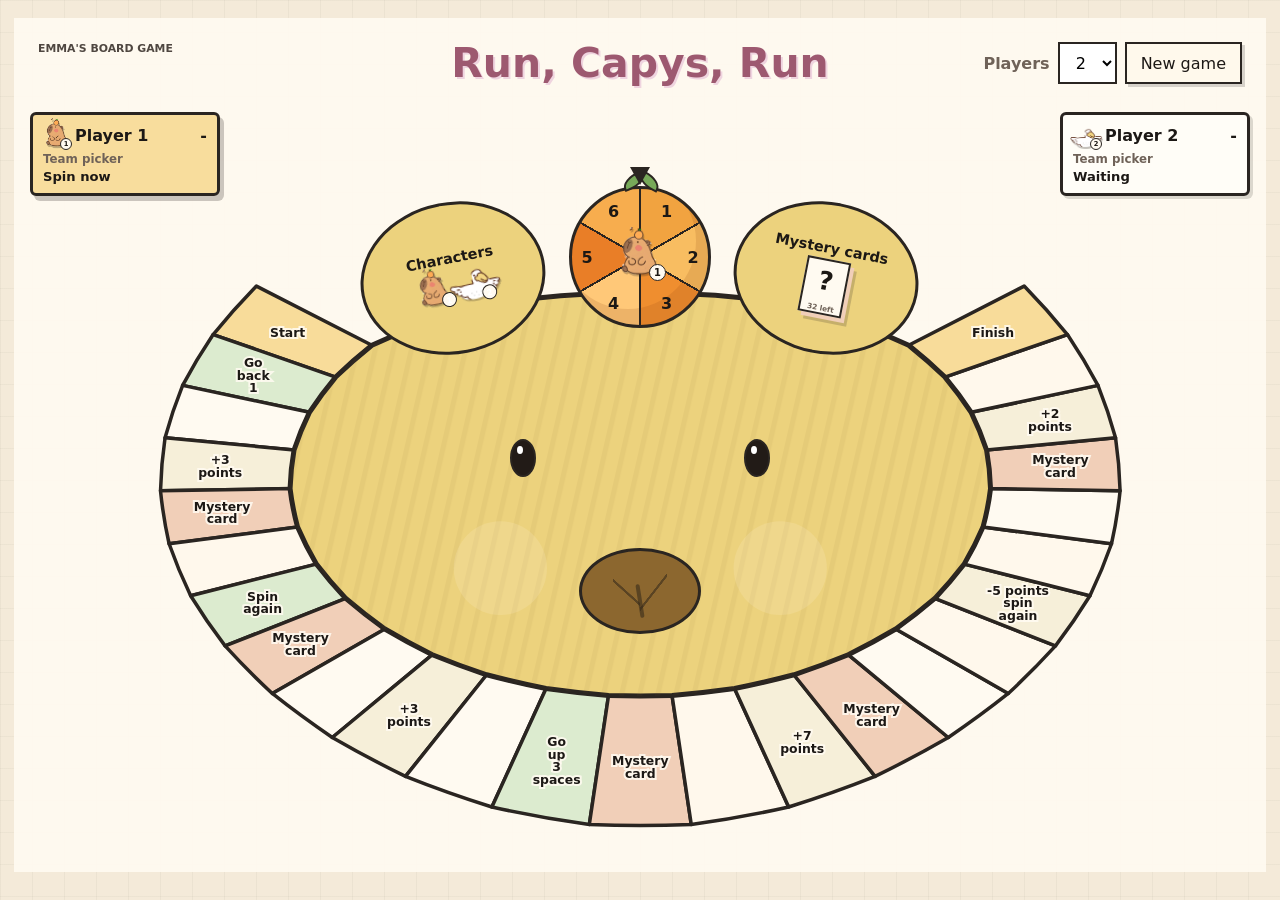
<file: index.html>
<!doctype html>
<html lang="en">
  <head>
    <meta charset="utf-8">
    <meta name="viewport" content="width=device-width, initial-scale=1">
    <title>Run, Capys, Run</title>
    <link rel="stylesheet" href="styles.css?v=20260510-score-edge-margin">
  </head>
  <body>
    <main class="app-shell">
      <section class="game-panel" aria-labelledby="game-title">
        <div class="top-bar">
          <div>
            <p class="eyebrow">Emma's board game</p>
            <h1 id="game-title">Run, Capys, Run</h1>
          </div>
          <div class="toolbar" aria-label="Game setup">
            <label class="select-label" for="player-count">Players</label>
            <select id="player-count">
              <option value="2">2</option>
              <option value="4">4</option>
            </select>
            <button id="new-game" type="button">New game</button>
          </div>
        </div>

        <div class="play-layout">
          <section class="board-wrap" aria-label="Game board">
            <div id="board" class="board" aria-live="polite">
              <div class="capy-center">
                <div class="capy-ear capy-ear-left">
                  <p>Characters</p>
                  <div id="ear-characters" class="ear-characters"></div>
                </div>
                <div id="spinner" class="spinner board-spinner" role="button" tabindex="0" aria-label="Spin">
                  <div class="spinner-pointer"></div>
                  <div class="spinner-leaf leaf-left"></div>
                  <div class="spinner-leaf leaf-right"></div>
                  <div id="spinner-player-token" class="spinner-player-token" aria-hidden="true"></div>
                  <div class="spinner-wheel">
                    <span>1</span>
                    <span>2</span>
                    <span>3</span>
                    <span>4</span>
                    <span>5</span>
                    <span>6</span>
                  </div>
                </div>
                <div class="capy-ear capy-ear-right">
                  <p>Mystery cards</p>
                  <div id="mystery-ear" class="mystery-ear">?</div>
                </div>
                <div class="capy-face">
                  <span class="capy-eye left"></span>
                  <span class="capy-eye right"></span>
                  <span class="capy-nose"></span>
                  <span class="capy-mouth"></span>
                </div>
              </div>
              <div id="spaces" class="spaces"></div>
              <div id="board-scores" class="board-scores" aria-label="Team scores"></div>
              <div id="mystery-card-popup" class="mystery-card-popup" hidden>
                <span class="eyebrow">Mystery card</span>
                <span id="mystery-card-player" class="mystery-card-player"></span>
                <strong id="mystery-card-title"></strong>
                <span id="mystery-card-text"></span>
                <span class="mystery-card-actions">
                  <button id="mystery-card-primary" class="mystery-card-action" type="button">Play card</button>
                  <button id="mystery-card-secondary" class="mystery-card-action secondary" type="button" hidden>Do not use reverse</button>
                </span>
              </div>
            </div>
          </section>

          <aside class="side-panel" aria-label="Controls and score">
            <section class="turn-card">
              <p id="turn-stage" class="eyebrow">Team picker</p>
              <h2 id="turn-name">Player 1</h2>
              <p id="turn-team" class="team-pill capys">Capys team</p>
              <p id="turn-help" class="turn-help">Spin to decide who becomes the Capys team.</p>
              <button id="spin-button" class="primary-action" type="button">Spin</button>
              <button id="reverse-button" class="secondary-action" type="button" disabled>Use saved reverse</button>
              <div id="pending-card" class="action-card" hidden>
                <p class="eyebrow">Mystery card</p>
                <h3 id="pending-card-title"></h3>
                <p id="pending-card-text"></p>
                <button id="play-card" class="primary-action" type="button">Play card</button>
              </div>
              <div id="pending-move" class="action-card" hidden>
                <p class="eyebrow">Board space</p>
                <h3 id="pending-move-title"></h3>
                <p id="pending-move-help" class="board-space-help">Press the raised space on the board.</p>
              </div>
            </section>

            <section class="power-card" aria-labelledby="power-title">
              <h2 id="power-title">15 point power</h2>
              <p id="power-status">Earn 15 points to unlock a move.</p>
              <button id="power-up" class="secondary-action" type="button" disabled>Move your player up 5</button>
              <button id="power-down" class="secondary-action" type="button" disabled>Move other team down 5</button>
            </section>

            <section class="scoreboard" aria-labelledby="score-title">
              <h2 id="score-title">Teams</h2>
              <div id="teams"></div>
            </section>

            <section class="event-log" aria-labelledby="log-title">
              <h2 id="log-title">Notebook</h2>
              <ol id="log"></ol>
            </section>
          </aside>
        </div>
      </section>

      <section class="reference-panel" aria-labelledby="poster-title">
        <div class="poster-heading">
          <div>
            <p class="eyebrow">Design reference</p>
            <h2 id="poster-title">Poster pictures</h2>
          </div>
          <button id="toggle-rules" type="button" aria-expanded="false" aria-controls="rules">Rules</button>
        </div>
        <div id="rules" class="rules" hidden>
          <p>First spin to pick teams. In a 2 player game, the highest spin becomes the Capys team. In a 4 player game, players 1 and 2 add their spins, players 3 and 4 add theirs, and the higher total becomes the Capys team.</p>
          <p>Spin and move counter-clockwise around the capybara board. Pieces move one space at a time. If a spin goes past Finish, the piece bounces back the extra spaces. When you land on a labeled square, press the raised board space to use it. Mystery spaces draw a card right away, then the card pops up so the player who drew it can read it and tap it to play. A saved reverse can be used when the other team plays a mystery card with a clear opposite, turning moves and points the other way.</p>
          <p>Every 15 points unlocks a choice: move your current player up 5 spaces or move the other team's leading player down 5 spaces.</p>
          <p>A team wins as soon as one of its players reaches the Finish square.</p>
        </div>
        <div class="poster-strip" aria-label="Poster photo thumbnails">
          <img src="assets/poster-full.jpg" alt="Full poster for Run, Capys, Run">
          <img src="assets/poster-guide.jpg" alt="Player guide section of poster">
          <img src="assets/poster-probability.jpg" alt="Mystery card probability list">
        </div>
      </section>
    </main>

    <script src="game.js?v=20260511-turn-order"></script>
  </body>
</html>
</file>
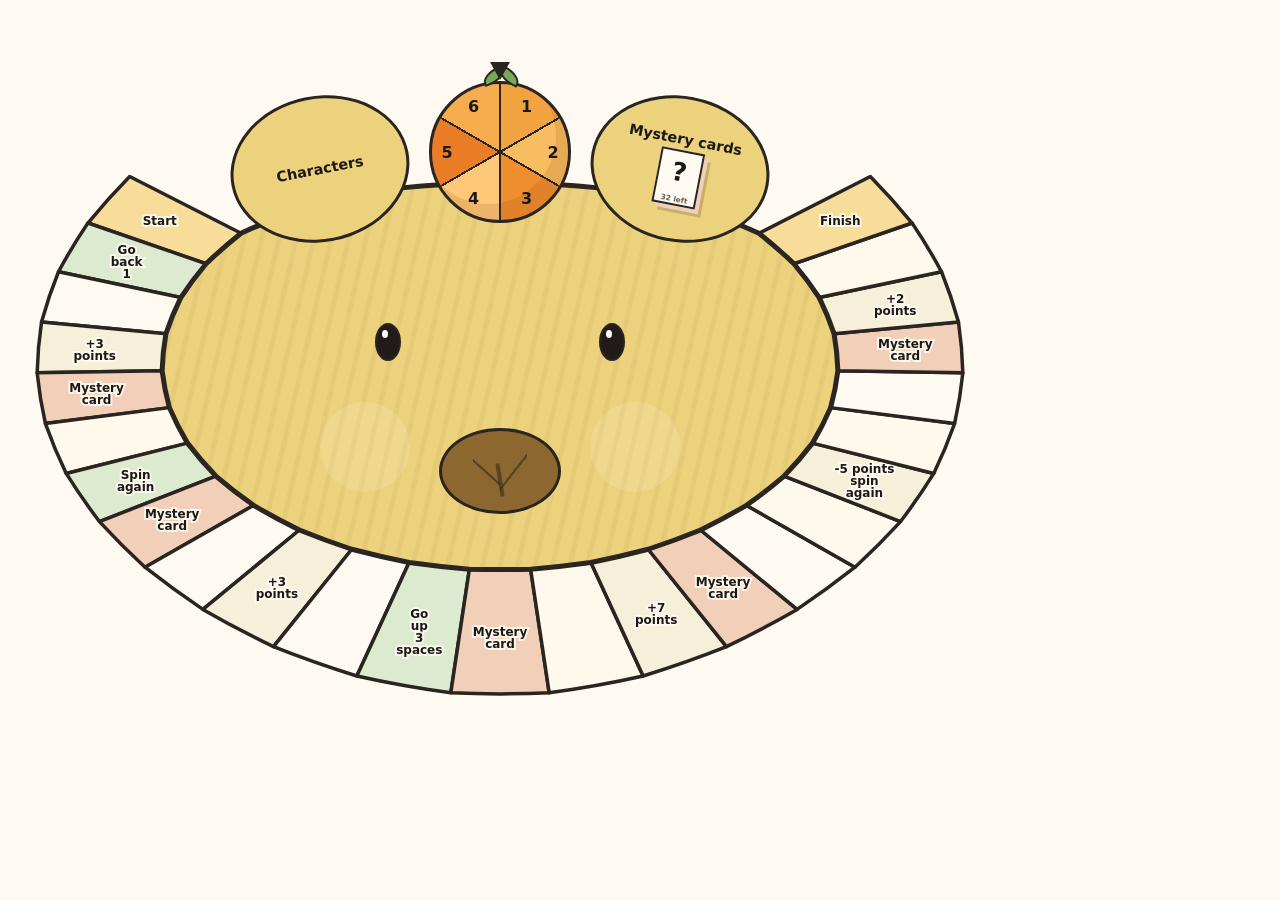
<file: tools/roblox-board-export.html>
<!doctype html>
<html lang="en">
  <head>
    <meta charset="utf-8">
    <meta name="viewport" content="width=device-width, initial-scale=1">
    <title>Run, Capys, Run Board Export</title>
    <link rel="stylesheet" href="../styles.css">
    <style>
      html,
      body {
        width: 1000px;
        height: 760px;
        min-height: 760px;
        margin: 0;
        overflow: hidden;
        background: #fffaf1;
      }

      .app-shell {
        width: 1000px;
        margin: 0;
        padding: 0;
      }

      .game-panel {
        min-height: 760px;
        padding: 0;
        background: transparent;
      }

      .top-bar,
      .side-panel,
      .reference-panel,
      .board-scores,
      .mystery-card-popup,
      .spinner-player-token,
      .ear-characters {
        display: none !important;
      }

      .play-layout {
        display: block;
        margin: 0;
      }

      .board-wrap {
        display: block;
      }

      .board {
        width: 1000px;
        height: 700px;
        aspect-ratio: auto;
      }
    </style>
  </head>
  <body>
    <main class="app-shell">
      <section class="game-panel" aria-labelledby="game-title">
        <div class="top-bar">
          <div>
            <p class="eyebrow">Emma's board game</p>
            <h1 id="game-title">Run, Capys, Run</h1>
          </div>
          <div class="toolbar" aria-label="Game setup">
            <label class="select-label" for="player-count">Players</label>
            <select id="player-count">
              <option value="2">2</option>
              <option value="4">4</option>
            </select>
            <button id="new-game" type="button">New game</button>
          </div>
        </div>

        <div class="play-layout">
          <section class="board-wrap" aria-label="Game board">
            <div id="board" class="board" aria-live="polite">
              <div class="capy-center">
                <div class="capy-ear capy-ear-left">
                  <p>Characters</p>
                  <div id="ear-characters" class="ear-characters"></div>
                </div>
                <div id="spinner" class="spinner board-spinner" role="button" tabindex="0" aria-label="Spin">
                  <div class="spinner-pointer"></div>
                  <div class="spinner-leaf leaf-left"></div>
                  <div class="spinner-leaf leaf-right"></div>
                  <div id="spinner-player-token" class="spinner-player-token" aria-hidden="true"></div>
                  <div class="spinner-wheel">
                    <span>1</span>
                    <span>2</span>
                    <span>3</span>
                    <span>4</span>
                    <span>5</span>
                    <span>6</span>
                  </div>
                </div>
                <div class="capy-ear capy-ear-right">
                  <p>Mystery cards</p>
                  <div id="mystery-ear" class="mystery-ear">?</div>
                </div>
                <div class="capy-face">
                  <span class="capy-eye left"></span>
                  <span class="capy-eye right"></span>
                  <span class="capy-nose"></span>
                  <span class="capy-mouth"></span>
                </div>
              </div>
              <div id="spaces" class="spaces"></div>
              <div id="board-scores" class="board-scores" aria-label="Team scores"></div>
              <div id="mystery-card-popup" class="mystery-card-popup" hidden>
                <span class="eyebrow">Mystery card</span>
                <span id="mystery-card-player" class="mystery-card-player"></span>
                <strong id="mystery-card-title"></strong>
                <span id="mystery-card-text"></span>
                <span class="mystery-card-actions">
                  <button id="mystery-card-primary" class="mystery-card-action" type="button">Play card</button>
                  <button id="mystery-card-secondary" class="mystery-card-action secondary" type="button" hidden>Do not use reverse</button>
                </span>
              </div>
            </div>
          </section>

          <aside class="side-panel" aria-label="Controls and score">
            <section class="turn-card">
              <p id="turn-stage" class="eyebrow">Team picker</p>
              <h2 id="turn-name">Player 1</h2>
              <p id="turn-team" class="team-pill capys">Capys team</p>
              <p id="turn-help" class="turn-help">Spin to decide who becomes the Capys team.</p>
              <button id="spin-button" class="primary-action" type="button">Spin</button>
              <button id="reverse-button" class="secondary-action" type="button" disabled>Use saved reverse</button>
              <div id="pending-card" class="action-card" hidden>
                <p class="eyebrow">Mystery card</p>
                <h3 id="pending-card-title"></h3>
                <p id="pending-card-text"></p>
                <button id="play-card" class="primary-action" type="button">Play card</button>
              </div>
              <div id="pending-move" class="action-card" hidden>
                <p class="eyebrow">Board space</p>
                <h3 id="pending-move-title"></h3>
                <p id="pending-move-help" class="board-space-help">Press the raised space on the board.</p>
              </div>
            </section>

            <section class="power-card" aria-labelledby="power-title">
              <h2 id="power-title">15 point power</h2>
              <p id="power-status">Earn 15 points to unlock a move.</p>
              <button id="power-up" class="secondary-action" type="button" disabled>Move your player up 5</button>
              <button id="power-down" class="secondary-action" type="button" disabled>Move other team down 5</button>
            </section>

            <section class="scoreboard" aria-labelledby="score-title">
              <h2 id="score-title">Teams</h2>
              <div id="teams"></div>
            </section>

            <section class="event-log" aria-labelledby="log-title">
              <h2 id="log-title">Notebook</h2>
              <ol id="log"></ol>
            </section>
          </aside>
        </div>
      </section>

      <section class="reference-panel" aria-labelledby="poster-title">
        <div class="poster-heading">
          <div>
            <p class="eyebrow">Design reference</p>
            <h2 id="poster-title">Poster pictures</h2>
          </div>
          <button id="toggle-rules" type="button" aria-expanded="false" aria-controls="rules">Rules</button>
        </div>
        <div id="rules" class="rules" hidden></div>
      </section>
    </main>

    <script src="../game.js"></script>
  </body>
</html>
</file>
<file: styles.css>
:root {
  color-scheme: light;
  --ink: #1c1815;
  --muted: #6f6258;
  --paper: #fffaf1;
  --paper-strong: #fff4df;
  --line: #2a2521;
  --capy: #d8bd6d;
  --capy-light: #ecd27d;
  --capy-card: #f1cfb8;
  --grass: #77a959;
  --water: #77b9cf;
  --berry: #ce6d86;
  --sun: #e5b94e;
  --pelican: #55759a;
  --pelican-card: #d9e7f1;
  --shadow: 0 18px 40px rgba(61, 41, 24, 0.16);
  font-family: "Trebuchet MS", "Comic Sans MS", system-ui, sans-serif;
}

* {
  box-sizing: border-box;
}

html,
body {
  min-height: 100%;
}

body {
  margin: 0;
  color: var(--ink);
  background:
    linear-gradient(90deg, rgba(42, 37, 33, 0.04) 1px, transparent 1px) 0 0 / 32px 32px,
    linear-gradient(rgba(42, 37, 33, 0.035) 1px, transparent 1px) 0 0 / 32px 32px,
    #f4ead9;
}

button,
select {
  font: inherit;
}

button {
  border: 2px solid var(--line);
  color: var(--ink);
  background: #fff9ec;
  cursor: pointer;
  box-shadow: 3px 3px 0 rgba(42, 37, 33, 0.18);
}

button:disabled {
  opacity: 0.45;
  cursor: not-allowed;
  box-shadow: none;
}

button:focus-visible,
select:focus-visible {
  outline: 4px solid rgba(119, 185, 207, 0.7);
  outline-offset: 3px;
}

.app-shell {
  width: min(1480px, calc(100vw - 28px));
  margin: 0 auto;
  padding: 18px 0 28px;
}

.game-panel,
.reference-panel {
  background: rgba(255, 250, 241, 0.94);
  border: 3px solid var(--line);
  box-shadow: var(--shadow);
}

.game-panel {
  min-height: calc(100vh - 46px);
  padding: clamp(14px, 2vw, 24px);
  border: 0;
  box-shadow: none;
}

.top-bar,
.poster-heading {
  display: flex;
  align-items: center;
  justify-content: space-between;
  gap: 16px;
}

.top-bar {
  position: relative;
  display: grid;
  grid-template-columns: 1fr auto 1fr;
}

.top-bar > div:first-child {
  grid-column: 2;
  text-align: center;
}

.top-bar .toolbar {
  grid-column: 3;
  justify-self: end;
}

.top-bar > div:first-child .eyebrow {
  position: absolute;
  left: 0;
  top: 0;
  margin: 0;
  color: #4f4741;
  font-size: 0.68rem;
  font-weight: 800;
}

.eyebrow {
  margin: 0 0 4px;
  color: var(--muted);
  font-size: 0.82rem;
  font-weight: 800;
  letter-spacing: 0;
  text-transform: uppercase;
}

h1,
h2,
p {
  margin-top: 0;
}

h1 {
  margin-bottom: 0;
  font-size: clamp(1.8rem, 3.2vw, 3.4rem);
  line-height: 0.95;
  color: #9d5970;
  text-shadow: 2px 2px 0 #efd4df;
}

h2 {
  margin-bottom: 10px;
  font-size: 1.15rem;
}

.toolbar {
  display: flex;
  align-items: center;
  gap: 8px;
  flex-wrap: wrap;
  justify-content: flex-end;
}

.select-label {
  color: var(--muted);
  font-weight: 800;
}

select {
  height: 42px;
  border: 2px solid var(--line);
  background: white;
  padding: 0 12px;
}

#new-game,
#toggle-rules {
  min-height: 42px;
  padding: 0 14px;
}

.play-layout {
  display: grid;
  grid-template-columns: minmax(0, 1fr);
  gap: clamp(14px, 2vw, 24px);
  margin-top: 18px;
}

.board-wrap {
  min-width: 0;
  display: flex;
  justify-content: center;
}

.board {
  position: relative;
  width: min(100%, calc((100svh - 170px) * 1.42));
  min-height: 0;
  aspect-ratio: 1.42;
  overflow: visible;
  background: transparent;
}

.spaces {
  position: absolute;
  inset: 0;
  z-index: 1;
}

.board-scores {
  position: absolute;
  top: 10px;
  bottom: 10px;
  left: 50%;
  width: min(1448px, calc(100vw - 60px));
  transform: translateX(-50%);
  z-index: 6;
  pointer-events: none;
}

.board-score-card {
  position: absolute;
  width: clamp(148px, 16vw, 190px);
  padding: 8px 10px;
  border: 3px solid var(--line);
  border-radius: 6px;
  background: rgba(255, 253, 248, 0.94);
  box-shadow: 3px 3px 0 rgba(42, 37, 33, 0.16);
  font-weight: 900;
}

.board-score-card.top-left {
  left: 0;
  top: 0;
}

.board-score-card.top-right {
  right: 0;
  top: 0;
}

.board-score-card.bottom-left {
  left: 0;
  bottom: 0;
}

.board-score-card.bottom-right {
  right: 0;
  bottom: 0;
}

.board-score-card.capys {
  background: rgba(241, 207, 184, 0.94);
}

.board-score-card.pelicans {
  background: rgba(217, 231, 241, 0.94);
}

.board-score-card.setup-pick {
  background: rgba(255, 253, 248, 0.92);
}

.board-score-card.setup-pick.current {
  background: rgba(248, 220, 154, 0.96);
  box-shadow: 4px 5px 0 rgba(42, 37, 33, 0.24);
}

.board-score-card.needs-action {
  border-color: #c47b16;
  box-shadow: 5px 7px 0 rgba(196, 123, 22, 0.25);
  animation: board-card-action-bounce 1.05s ease-in-out infinite;
  will-change: transform;
}

@keyframes board-card-action-bounce {
  0%,
  100% {
    transform: translateY(0);
  }
  45% {
    transform: translateY(-8px);
  }
}

.board-score-topline {
  display: flex;
  align-items: center;
  justify-content: space-between;
  gap: 8px;
  line-height: 1;
}

.board-score-identity {
  min-width: 0;
  display: flex;
  align-items: center;
  gap: 5px;
}

.board-score-identity > span:last-child {
  min-width: 0;
  overflow: hidden;
  text-overflow: ellipsis;
  white-space: nowrap;
}

.board-score-token.character-token {
  flex: 0 0 auto;
  width: 27px;
  height: 26px;
}

.board-score-token.capy-character .character-art {
  inset: -5px -1px 0;
}

.board-score-token.pelican-character .character-art {
  inset: 0 -3px 2px;
}

.board-score-token .character-number {
  right: -2px;
  bottom: -1px;
  width: 12px;
  height: 12px;
  font-size: 0.42rem;
}

.board-score-number {
  flex: 0 0 auto;
  position: relative;
  min-width: 2ch;
  font-size: 1.45rem;
  text-align: right;
  font-variant-numeric: tabular-nums;
}

.board-score-value {
  display: inline-block;
}

.board-score-number.score-up .board-score-value,
.board-score-number.score-down .board-score-value {
  animation: score-number-pop 360ms ease-out;
}

.board-score-number.score-up {
  color: #7a5320;
}

.board-score-number.score-down {
  color: #335d79;
}

.board-score-delta {
  position: absolute;
  right: 0;
  top: -1.25em;
  padding: 2px 5px;
  border: 2px solid var(--line);
  background: #fffaf1;
  box-shadow: 2px 2px 0 rgba(42, 37, 33, 0.15);
  font-size: 0.72rem;
  line-height: 1;
  white-space: nowrap;
  animation: score-delta-float 720ms ease-out both;
}

.board-score-number.score-up .board-score-delta {
  background: #ffe399;
}

.board-score-number.score-down .board-score-delta {
  background: #d9e7f1;
}

@keyframes score-number-pop {
  0% {
    transform: scale(1);
  }
  45% {
    transform: scale(1.22);
  }
  100% {
    transform: scale(1);
  }
}

@keyframes score-delta-float {
  0% {
    opacity: 0;
    transform: translateY(6px) rotate(-4deg);
  }
  18% {
    opacity: 1;
  }
  100% {
    opacity: 1;
    transform: translateY(-4px) rotate(-4deg);
  }
}

.board-score-player,
.board-power-text,
.board-setup-status {
  margin-top: 4px;
  color: var(--muted);
  font-size: 0.74rem;
  line-height: 1.12;
}

.board-saved-reverse {
  width: fit-content;
  max-width: 100%;
  margin-top: 6px;
  padding: 4px 7px;
  display: inline-flex;
  align-items: center;
  gap: 5px;
  transform: rotate(-3deg);
  border: 2px solid var(--line);
  background: #fffaf1;
  box-shadow: 2px 2px 0 rgba(42, 37, 33, 0.18);
  font-size: 0.72rem;
  line-height: 1;
}

.board-saved-reverse strong {
  font-size: 0.76rem;
}

.board-saved-reverse span {
  color: var(--muted);
  font-size: 0.62rem;
}

.board-setup-status {
  color: var(--ink);
  font-size: 0.82rem;
  font-weight: 900;
}

.board-power-meter {
  height: 9px;
  margin-top: 7px;
  border: 2px solid var(--line);
  background: rgba(255, 250, 241, 0.72);
}

.board-power-meter span {
  display: block;
  height: 100%;
  background: var(--sun);
}

.mystery-card-popup {
  position: absolute;
  left: 50%;
  top: 52%;
  z-index: 7;
  width: min(280px, 70%);
  min-height: 190px;
  display: grid;
  grid-template-rows: auto auto auto 1fr auto;
  gap: 8px;
  justify-items: center;
  padding: 18px 18px 16px;
  transform: translate(-50%, -50%) rotate(-2deg);
  border: 4px solid var(--line);
  background: #fffaf1;
  box-shadow: 8px 8px 0 rgba(42, 37, 33, 0.2);
  color: var(--ink);
  text-align: center;
}

.mystery-card-popup[hidden] {
  display: none;
}

.mystery-card-popup .eyebrow {
  margin: 0;
  color: var(--muted);
}

.mystery-card-player {
  display: inline-flex;
  align-items: center;
  justify-content: center;
  gap: 6px;
  font-size: 0.9rem;
  font-weight: 900;
  color: #9d5970;
}

.mystery-popup-token.character-token {
  flex: 0 0 auto;
  width: 42px;
  height: 38px;
}

.mystery-popup-token.capy-character .character-art {
  inset: -9px -2px 0;
}

.mystery-popup-token.pelican-character .character-art {
  inset: -2px -10px 2px;
}

.mystery-popup-token .character-number {
  right: -2px;
  bottom: -1px;
  width: 14px;
  height: 14px;
  font-size: 0.48rem;
}

.mystery-card-popup strong {
  font-size: clamp(1.45rem, 3vw, 2.2rem);
  line-height: 0.95;
}

.mystery-card-popup span:not(.eyebrow):not(.mystery-card-player):not(.mystery-card-actions):not(.mystery-card-action) {
  color: var(--muted);
  font-size: 1rem;
  line-height: 1.25;
}

.mystery-card-actions {
  width: 100%;
  display: grid;
  gap: 8px;
}

.mystery-card-action {
  width: 100%;
  margin-top: 4px;
  padding: 10px 12px;
  border: 3px solid var(--line);
  background: var(--sun);
  box-shadow: 3px 3px 0 rgba(42, 37, 33, 0.18);
  font-weight: 900;
}

.mystery-card-action.secondary {
  background: #fff8e8;
}

.track-svg {
  position: absolute;
  inset: 0;
  width: 100%;
  height: 100%;
  overflow: visible;
}

.space-path {
  fill: #fffaf1;
  stroke: var(--line);
  stroke-width: 3.5;
  stroke-linejoin: round;
  vector-effect: non-scaling-stroke;
}

.space:nth-child(odd) .space-path {
  fill: #fff8ec;
}

.space.start .space-path,
.space.finish .space-path {
  fill: #f8dc9a;
}

.space.mystery .space-path {
  fill: #f1cfb8;
}

.space.points .space-path {
  fill: #f6efd9;
}

.space.move .space-path {
  fill: #dcebcf;
}

.space.reverse .space-path {
  fill: #dfedf2;
}

.space.save-reverse .space-path {
  stroke-width: 6;
}

.space.active .space-path {
  stroke: var(--action-team-color, #d39a24);
  stroke-width: 7;
}

.space {
  outline: none;
}

.space-button-layer {
  transform-box: fill-box;
  transform-origin: center;
  transition: transform 140ms cubic-bezier(.2, .85, .22, 1);
}

.space-raise-shadow {
  display: none;
  fill: rgba(42, 37, 33, 0.2);
  stroke: rgba(42, 37, 33, 0.28);
  stroke-width: 3;
  stroke-linejoin: round;
  vector-effect: non-scaling-stroke;
  pointer-events: none;
}

.space.actionable {
  cursor: pointer;
}

.space.actionable .space-raise-shadow {
  display: block;
  fill: var(--action-team-shadow, rgba(42, 37, 33, 0.2));
  stroke: var(--action-team-shadow-stroke, rgba(42, 37, 33, 0.28));
}

.space.actionable .space-button-layer {
  transform: translate(calc(var(--raise-x) * 1), calc(var(--raise-y) * 1)) scale(1.07);
  animation: raised-space-reminder 4.6s ease-in-out infinite;
}

.space.actionable.is-pressed .space-button-layer,
.space.actionable:active .space-button-layer {
  animation: none;
  transform: translate(calc(var(--raise-x) * 0.25), calc(var(--raise-y) * 0.25)) scale(1.015);
  transition-duration: 70ms;
}

@keyframes raised-space-reminder {
  0%,
  44%,
  100% {
    transform: translate(calc(var(--raise-x) * 1), calc(var(--raise-y) * 1)) scale(1.07);
  }
  10% {
    transform: translate(calc(var(--raise-x) * 1.45), calc(var(--raise-y) * 1.45)) scale(1.11);
  }
  20% {
    transform: translate(calc(var(--raise-x) * 0.45), calc(var(--raise-y) * 0.45)) scale(1.035);
  }
  30% {
    transform: translate(calc(var(--raise-x) * 1.25), calc(var(--raise-y) * 1.25)) scale(1.09);
  }
  40% {
    transform: translate(calc(var(--raise-x) * 1), calc(var(--raise-y) * 1)) scale(1.07);
  }
}

.space.actionable .space-path {
  fill: var(--action-team-fill, #f7df93);
  stroke: var(--action-team-color, #c47b16);
  stroke-width: 8;
}

.space.actionable:focus-visible .space-path {
  stroke: var(--action-team-focus, #7b4d0d);
  stroke-width: 9;
}

.space.capys-action {
  --action-team-color: var(--capy-card);
  --action-team-fill: #f8e0cf;
  --action-team-focus: #d6a986;
  --action-team-shadow: rgba(241, 207, 184, 0.45);
  --action-team-shadow-stroke: rgba(143, 101, 68, 0.42);
}

.space.pelicans-action {
  --action-team-color: var(--pelican-card);
  --action-team-fill: #eaf4fb;
  --action-team-focus: #9fbdd2;
  --action-team-shadow: rgba(217, 231, 241, 0.5);
  --action-team-shadow-stroke: rgba(75, 108, 136, 0.38);
}

.space.actionable .space-label {
  fill: #1f1813;
}

.space-label {
  fill: var(--ink);
  font-size: 12px;
  font-weight: 900;
  text-anchor: middle;
  dominant-baseline: middle;
  paint-order: stroke;
  stroke: rgba(255, 250, 241, 0.85);
  stroke-width: 4;
  vector-effect: non-scaling-stroke;
}

.tokens-host {
  overflow: visible;
}

.svg-character-token {
  pointer-events: none;
}

.svg-character-art {
  filter: drop-shadow(1px 2px 0 rgba(42, 37, 33, 0.28));
}

.svg-character-pad {
  fill: rgba(255, 250, 241, 0.86);
  stroke: var(--line);
  stroke-width: 1.4;
}

.svg-character-badge circle {
  fill: #fffaf1;
  stroke: var(--line);
  stroke-width: 1.4;
}

.svg-character-badge text {
  fill: var(--ink);
  font-size: 6px;
  font-weight: 900;
  text-anchor: middle;
}

.tokens {
  position: relative;
  width: 86px;
  height: 100%;
  min-height: 0;
}

.tokens > .character-token {
  left: 50%;
  top: 50%;
  transform: translate(-50%, -50%);
}

.tokens > .character-token:nth-child(1):nth-last-child(2) {
  transform: translate(-50%, -50%) translate(-8px, 0);
}

.tokens > .character-token:nth-child(2):last-child {
  transform: translate(-50%, -50%) translate(8px, 0);
}

.tokens > .character-token:nth-child(1):nth-last-child(3) {
  transform: translate(-50%, -50%) translate(0, -9px);
}

.tokens > .character-token:nth-child(2):nth-last-child(2) {
  transform: translate(-50%, -50%) translate(-9px, 8px);
}

.tokens > .character-token:nth-child(3):last-child {
  transform: translate(-50%, -50%) translate(9px, 8px);
}

.tokens > .character-token:nth-child(1):nth-last-child(4) {
  transform: translate(-50%, -50%) translate(-9px, -8px);
}

.tokens > .character-token:nth-child(2):nth-last-child(3) {
  transform: translate(-50%, -50%) translate(9px, -8px);
}

.tokens > .character-token:nth-child(3):nth-last-child(2) {
  transform: translate(-50%, -50%) translate(-9px, 8px);
}

.tokens > .character-token:nth-child(4):last-child {
  transform: translate(-50%, -50%) translate(9px, 8px);
}

.token {
  width: 20px;
  height: 20px;
  display: grid;
  place-items: center;
  border: 2px solid var(--line);
  border-radius: 50%;
  color: white;
  font-size: 0.62rem;
  font-weight: 900;
  line-height: 1;
}

.token.capys {
  background: var(--capy);
}

.token.pelicans {
  background: var(--pelican);
}

.character-token {
  position: relative;
  border: 0;
  background: transparent;
  box-shadow: none;
  overflow: visible;
  color: var(--ink);
}

.tokens > .character-token {
  position: absolute;
}

.token.character-token {
  width: 33px;
  height: 35px;
}

.character-art {
  position: absolute;
  inset: 0;
  background-position: center bottom;
  background-repeat: no-repeat;
  background-size: contain;
  filter: drop-shadow(1px 2px 0 rgba(42, 37, 33, 0.28));
}

.capy-character .character-art {
  background-image: url("assets/capy-character.png");
}

.pelican-character .character-art {
  background-image: url("assets/pelican-character.png");
}

.token.capy-character .character-art {
  inset: -5px -2px 0;
}

.token.pelican-character .character-art {
  inset: -2px -7px 2px;
}

.character-number {
  position: absolute;
  right: -3px;
  bottom: -3px;
  width: 14px;
  height: 14px;
  display: grid;
  place-items: center;
  border: 1.5px solid var(--line);
  border-radius: 50%;
  background: #fffaf1;
  font-size: 0.5rem;
  font-weight: 900;
  line-height: 1;
}

.svg-capy-face {
  pointer-events: none;
}

.svg-capy-face-fill {
  fill: var(--capy-light);
  stroke: var(--line);
  stroke-width: 5;
  stroke-linejoin: round;
  stroke-linecap: round;
  vector-effect: non-scaling-stroke;
}

.svg-capy-face-texture {
  fill: url("#capy-stripes");
  opacity: 0.28;
}

#capy-stripes rect {
  fill: rgba(139, 102, 44, 0.24);
}

.svg-capy-cheek {
  fill: rgba(255, 240, 216, 0.16);
}

.capy-center {
  position: absolute;
  inset: 13% 19% 15%;
  z-index: 2;
}

.capy-face {
  position: absolute;
  inset: 17% 2% 0;
  border: 0;
  background: transparent;
  box-shadow: none;
}

.capy-ear {
  position: absolute;
  top: 1%;
  width: 29%;
  height: 29%;
  border: 3px solid var(--line);
  background: var(--capy-light);
  z-index: 1;
  display: grid;
  align-content: center;
  justify-items: center;
  gap: 4px;
  padding: 10px;
  text-align: center;
}

.capy-ear-left {
  left: 6.5%;
  transform: rotate(-11deg);
  border-radius: 50%;
}

.capy-ear-right {
  right: 6.5%;
  transform: rotate(11deg);
  border-radius: 50%;
}

.capy-ear p {
  margin: 0;
  font-size: clamp(0.58rem, 1.2vw, 0.9rem);
  font-weight: 900;
  line-height: 1;
}

.ear-characters {
  display: flex;
  justify-content: center;
  flex-wrap: wrap;
  gap: 3px;
  max-width: 112px;
}

.ear-token {
  width: 23px;
  height: 23px;
  display: grid;
  place-items: center;
  border: 2px solid var(--line);
  border-radius: 50%;
  color: white;
  font-size: 0.7rem;
  font-weight: 900;
  line-height: 1;
}

.ear-token.capys {
  background: var(--capy);
}

.ear-token.pelicans,
.ear-token.unassigned {
  background: var(--pelican);
}

.ear-token.unassigned {
  background: var(--muted);
}

.ear-token.character-token {
  width: 38px;
  height: 36px;
  border: 0;
  background: transparent;
}

.ear-token.capy-character .character-art {
  inset: -5px 0 0;
}

.ear-token.pelican-character .character-art {
  inset: 0 -8px 2px;
}

.ear-token .character-number {
  right: -1px;
  bottom: -1px;
  width: 15px;
  height: 15px;
  font-size: 0.52rem;
}

.mystery-ear {
  width: 44px;
  height: 56px;
  display: grid;
  grid-template-rows: 1fr auto;
  place-items: center;
  border: 2px solid var(--line);
  background: #fffaf1;
  box-shadow: 4px 4px 0 #f1cfb8, 7px 7px 0 rgba(42, 37, 33, 0.2);
  font-size: 1.6rem;
  font-weight: 900;
  line-height: 1;
  text-align: center;
}

.mystery-ear span {
  max-width: 36px;
}

.mystery-ear.has-card span {
  align-self: end;
  font-size: 0.62rem;
  line-height: 0.92;
  overflow-wrap: anywhere;
}

.mystery-ear small {
  display: block;
  color: var(--muted);
  font-size: 0.46rem;
  line-height: 1.1;
  margin-top: 3px;
}

.capy-eye {
  position: absolute;
  top: 35%;
  width: 26px;
  height: 38px;
  border: 2px solid var(--line);
  border-radius: 50%;
  background: #221b17;
}

.capy-eye::after {
  content: "";
  position: absolute;
  left: 5px;
  top: 5px;
  width: 6px;
  height: 8px;
  border-radius: 50%;
  background: white;
}

.capy-eye.left {
  left: 29%;
}

.capy-eye.right {
  right: 29%;
}

.capy-nose {
  position: absolute;
  left: 50%;
  top: 60%;
  width: 122px;
  height: 86px;
  transform: translateX(-50%);
  border: 3px solid var(--line);
  border-radius: 50%;
  background: #8c672f;
}

.capy-nose::before {
  content: "";
  position: absolute;
  left: 50%;
  top: 41%;
  width: 4px;
  height: 34px;
  border-radius: 999px;
  background: rgba(50, 39, 25, 0.56);
  transform: translateX(-50%) rotate(-9deg);
}

.capy-nose::after {
  content: "";
  position: absolute;
  left: 50%;
  top: 29%;
  width: 54px;
  height: 38px;
  transform: translateX(-50%);
  background:
    linear-gradient(42deg, transparent 0 48%, rgba(50, 39, 25, 0.56) 49% 53%, transparent 54%) left top / 50% 100% no-repeat,
    linear-gradient(-52deg, transparent 0 48%, rgba(50, 39, 25, 0.56) 49% 53%, transparent 54%) right top / 50% 100% no-repeat;
}

.capy-mouth {
  display: none;
}

.side-panel {
  display: grid;
  grid-template-columns: minmax(260px, 1.1fr) minmax(240px, 1fr) minmax(240px, 1fr) minmax(260px, 1.1fr);
  gap: 14px;
  align-content: start;
}

.turn-card,
.power-card,
.scoreboard,
.event-log {
  border: 3px solid var(--line);
  background: #fffdf8;
  padding: 14px;
}

.turn-card h2 {
  margin: 0 0 6px;
  font-size: 1.7rem;
}

.turn-help,
#power-status {
  color: var(--muted);
  line-height: 1.28;
}

.team-pill {
  display: inline-block;
  margin-bottom: 12px;
  padding: 4px 10px;
  border: 2px solid var(--line);
  font-weight: 900;
}

.team-pill.capys {
  background: #f1cfb8;
}

.team-pill.pelicans {
  background: #d9e7f1;
}

.team-pill.unassigned {
  background: #eee7dc;
}

.spinner {
  position: relative;
  width: min(230px, 100%);
  aspect-ratio: 1;
  margin: 4px auto 14px;
}

.spinner[role="button"] {
  cursor: pointer;
}

.spinner[role="button"]:focus-visible {
  outline: 4px solid var(--sun);
  outline-offset: 5px;
}

.spinner.is-disabled {
  cursor: default;
  pointer-events: none;
}

.spinner-player-token {
  position: absolute;
  left: 50%;
  top: 50%;
  z-index: 3;
  width: 46px;
  height: 44px;
  transform: translate(-50%, -50%);
  pointer-events: none;
}

.spinner-player-token[hidden] {
  display: none;
}

.spinner-turn-token.character-token {
  position: absolute;
  inset: 0;
}

.spinner-turn-token.capy-character .character-art {
  inset: -8px -2px 0;
}

.spinner-turn-token.pelican-character .character-art {
  inset: -2px -12px 2px;
}

.spinner-turn-token .character-number {
  right: -3px;
  bottom: -2px;
  width: 17px;
  height: 17px;
  font-size: 0.62rem;
}

.board-spinner.is-spin-ready {
  animation: spinner-ready-wiggle 4.8s ease-in-out infinite;
  will-change: transform;
}

.board-spinner {
  position: absolute;
  left: 50%;
  top: -2%;
  z-index: 5;
  width: clamp(92px, 13vw, 142px);
  margin: 0;
  transform: translateX(-50%);
  --spinner-radius: clamp(32px, 4.7vw, 53px);
}

@keyframes spinner-ready-wiggle {
  0%,
  44%,
  100% {
    transform: translateX(-50%) rotate(0deg);
  }
  8% {
    transform: translateX(-50%) rotate(-5deg);
  }
  16% {
    transform: translateX(-50%) rotate(5deg);
  }
  24% {
    transform: translateX(-50%) rotate(-3deg);
  }
  32% {
    transform: translateX(-50%) rotate(3deg);
  }
  40% {
    transform: translateX(-50%) rotate(0deg);
  }
}

.spinner-wheel {
  position: absolute;
  inset: 0;
  border: 3px solid var(--line);
  border-radius: 50%;
  background: conic-gradient(
    #f1a340 0deg 60deg,
    #f8bd61 60deg 120deg,
    #ef8e2f 120deg 180deg,
    #ffc878 180deg 240deg,
    #e97e27 240deg 300deg,
    #f7ad4e 300deg 360deg
  );
  transform: rotate(var(--spin, 0deg));
  transition: transform 720ms cubic-bezier(.22, .92, .25, 1);
  box-shadow: inset -12px -16px 0 rgba(145, 68, 20, 0.16);
}

.spinner-wheel::before,
.spinner-wheel::after {
  content: "";
  position: absolute;
  inset: 0;
  border-radius: 50%;
  background:
    linear-gradient(90deg, transparent calc(50% - 1px), var(--line) calc(50% - 1px) calc(50% + 1px), transparent calc(50% + 1px)),
    linear-gradient(30deg, transparent calc(50% - 1px), var(--line) calc(50% - 1px) calc(50% + 1px), transparent calc(50% + 1px)),
    linear-gradient(150deg, transparent calc(50% - 1px), var(--line) calc(50% - 1px) calc(50% + 1px), transparent calc(50% + 1px));
}

.spinner-wheel span {
  position: absolute;
  left: 50%;
  top: 50%;
  width: 30px;
  height: 30px;
  margin: -15px;
  display: grid;
  place-items: center;
  font-weight: 900;
  transform: rotate(calc((var(--i) - 1) * 60deg + 30deg)) translateY(calc(var(--spinner-radius, 76px) * -1)) rotate(calc(-1 * ((var(--i) - 1) * 60deg + 30deg)));
}

.spinner-wheel span:nth-child(1) { --i: 1; }
.spinner-wheel span:nth-child(2) { --i: 2; }
.spinner-wheel span:nth-child(3) { --i: 3; }
.spinner-wheel span:nth-child(4) { --i: 4; }
.spinner-wheel span:nth-child(5) { --i: 5; }
.spinner-wheel span:nth-child(6) { --i: 6; }

.spinner-pointer {
  position: absolute;
  left: 50%;
  top: -19px;
  width: 0;
  height: 0;
  transform: translateX(-50%);
  border-left: 10px solid transparent;
  border-right: 10px solid transparent;
  border-top: 18px solid var(--line);
  z-index: 4;
}

.spinner-leaf {
  position: absolute;
  top: -12px;
  width: 24px;
  height: 14px;
  border: 2px solid var(--line);
  background: var(--grass);
  z-index: 1;
}

.leaf-left {
  left: 37%;
  border-radius: 80% 0 80% 0;
  transform: rotate(-22deg);
}

.leaf-right {
  right: 35%;
  border-radius: 0 80% 0 80%;
  transform: rotate(28deg);
}

.primary-action,
.secondary-action {
  width: 100%;
  min-height: 48px;
  margin-top: 8px;
  font-weight: 900;
}

.primary-action {
  background: var(--sun);
}

.secondary-action {
  background: #d9e7f1;
}

.power-card .secondary-action {
  min-height: 42px;
  margin-top: 7px;
  font-size: 0.9rem;
}

.action-card {
  margin-top: 12px;
  padding-top: 12px;
  border-top: 2px dashed rgba(42, 37, 33, 0.28);
}

.action-card h3 {
  margin: 0 0 6px;
  font-size: 1.15rem;
}

.action-card p:not(.eyebrow) {
  margin-bottom: 8px;
  color: var(--muted);
  line-height: 1.25;
}

.board-space-help {
  font-weight: 800;
}

.team-row,
.player-row {
  display: grid;
  grid-template-columns: 1fr auto;
  gap: 8px;
  align-items: center;
  border-top: 2px dashed rgba(42, 37, 33, 0.28);
  padding: 9px 0;
}

.team-row:first-child {
  border-top: 0;
}

.team-name {
  font-weight: 900;
}

.score {
  min-width: 52px;
  text-align: right;
  font-size: 1.35rem;
  font-weight: 900;
}

.player-row {
  grid-column: 1 / -1;
  margin-left: 12px;
  color: var(--muted);
  font-size: 0.9rem;
}

.event-log {
  max-height: 260px;
  overflow: auto;
}

.event-log ol {
  display: grid;
  gap: 8px;
  margin: 0;
  padding-left: 22px;
}

.event-log li {
  line-height: 1.28;
}

.reference-panel {
  margin-top: 18px;
  padding: 14px;
}

.side-panel,
.reference-panel {
  display: none;
}

.rules {
  max-width: 850px;
  margin: 10px 0 14px;
  color: var(--muted);
}

.rules p {
  margin-bottom: 8px;
}

.poster-strip {
  display: grid;
  grid-template-columns: 2fr 1fr 1fr;
  gap: 10px;
}

.poster-strip img {
  width: 100%;
  height: clamp(120px, 16vw, 220px);
  object-fit: cover;
  border: 2px solid var(--line);
  background: white;
}

.winner-banner {
  position: absolute;
  left: 50%;
  top: 50%;
  z-index: 8;
  width: min(560px, 88%);
  padding: 20px;
  transform: translate(-50%, -50%) rotate(-1deg);
  border: 4px solid var(--line);
  background: #fffaf1;
  box-shadow: 8px 8px 0 rgba(42, 37, 33, 0.18);
  text-align: center;
}

.winner-banner h2 {
  font-size: clamp(2rem, 5vw, 4rem);
  margin: 0 0 8px;
  color: #9d5970;
}

@media (max-width: 1400px) {
  .tokens > .character-token:nth-child(1):nth-last-child(2) {
    transform: translate(-50%, -50%) translate(-3px, 0);
  }

  .tokens > .character-token:nth-child(2):last-child {
    transform: translate(-50%, -50%) translate(3px, 0);
  }

  .tokens > .character-token:nth-child(1):nth-last-child(3) {
    transform: translate(-50%, -50%) translate(0, -4px);
  }

  .tokens > .character-token:nth-child(2):nth-last-child(2) {
    transform: translate(-50%, -50%) translate(-4px, 3px);
  }

  .tokens > .character-token:nth-child(3):last-child {
    transform: translate(-50%, -50%) translate(4px, 3px);
  }

  .tokens > .character-token:nth-child(1):nth-last-child(4) {
    transform: translate(-50%, -50%) translate(-4px, -3px);
  }

  .tokens > .character-token:nth-child(2):nth-last-child(3) {
    transform: translate(-50%, -50%) translate(4px, -3px);
  }

  .tokens > .character-token:nth-child(3):nth-last-child(2) {
    transform: translate(-50%, -50%) translate(-4px, 3px);
  }

  .tokens > .character-token:nth-child(4):last-child {
    transform: translate(-50%, -50%) translate(4px, 3px);
  }

  .token.character-token {
    width: 22px;
    height: 25px;
  }

  .token.capy-character .character-art {
    inset: -3px -1px 0;
  }

  .token.pelican-character .character-art {
    inset: -1px -4px 1px;
  }

  .token .character-number {
    width: 10px;
    height: 10px;
    font-size: 0.4rem;
  }
}

@media (max-width: 1120px) {
  .side-panel {
    grid-template-columns: repeat(2, minmax(0, 1fr));
  }

  .event-log {
    grid-column: 1 / -1;
  }
}

@media (max-height: 760px) and (min-width: 760px) {
  .app-shell {
    padding-top: 8px;
  }

  .game-panel {
    padding: 12px 20px 18px;
  }

  .eyebrow {
    margin-bottom: 0;
  }

  h1 {
    font-size: clamp(1.7rem, 3vw, 2.7rem);
  }

  .play-layout {
    margin-top: 10px;
  }

  .board {
    width: min(100%, calc((100svh - 126px) * 1.42));
  }
}

@media (max-width: 980px) {
  .game-panel {
    min-height: auto;
  }

  .top-bar,
  .poster-heading {
    align-items: flex-start;
    flex-direction: column;
  }

  .top-bar {
    grid-template-columns: 1fr;
    justify-items: center;
  }

  .top-bar > div:first-child,
  .top-bar .toolbar {
    grid-column: 1;
    justify-self: center;
  }

  .toolbar {
    justify-content: center;
  }

  .play-layout {
    grid-template-columns: 1fr;
  }

  .side-panel {
    grid-template-columns: repeat(2, minmax(0, 1fr));
  }

  .event-log {
    grid-column: 1 / -1;
  }
}

@media (max-width: 650px) {
  .app-shell {
    width: min(1480px, calc(100vw - 16px));
    padding-top: 8px;
  }

  .board {
    min-height: 0;
    aspect-ratio: 0.68;
  }

  .space-label {
    font-size: 13px;
  }

  .board-scores {
    top: 8px;
    bottom: 8px;
    left: 50%;
    width: calc(100vw - 28px);
  }

  .board-score-card {
    width: min(126px, 35vw);
    padding: 6px 7px;
    border-width: 2px;
  }

  .board-score-token.character-token {
    width: 23px;
    height: 23px;
  }

  .board-score-token.capy-character .character-art {
    inset: -4px -1px 0;
  }

  .board-score-token.pelican-character .character-art {
    inset: 0 -3px 2px;
  }

  .board-score-number {
    font-size: 1.15rem;
  }

  .board-score-player,
  .board-power-text {
    font-size: 0.64rem;
  }

  .board-power-meter {
    height: 7px;
    margin-top: 5px;
  }

  .capy-center {
    inset: 25% 12% 22%;
  }

  .side-panel,
  .poster-strip {
    grid-template-columns: 1fr;
  }
}
</file>
